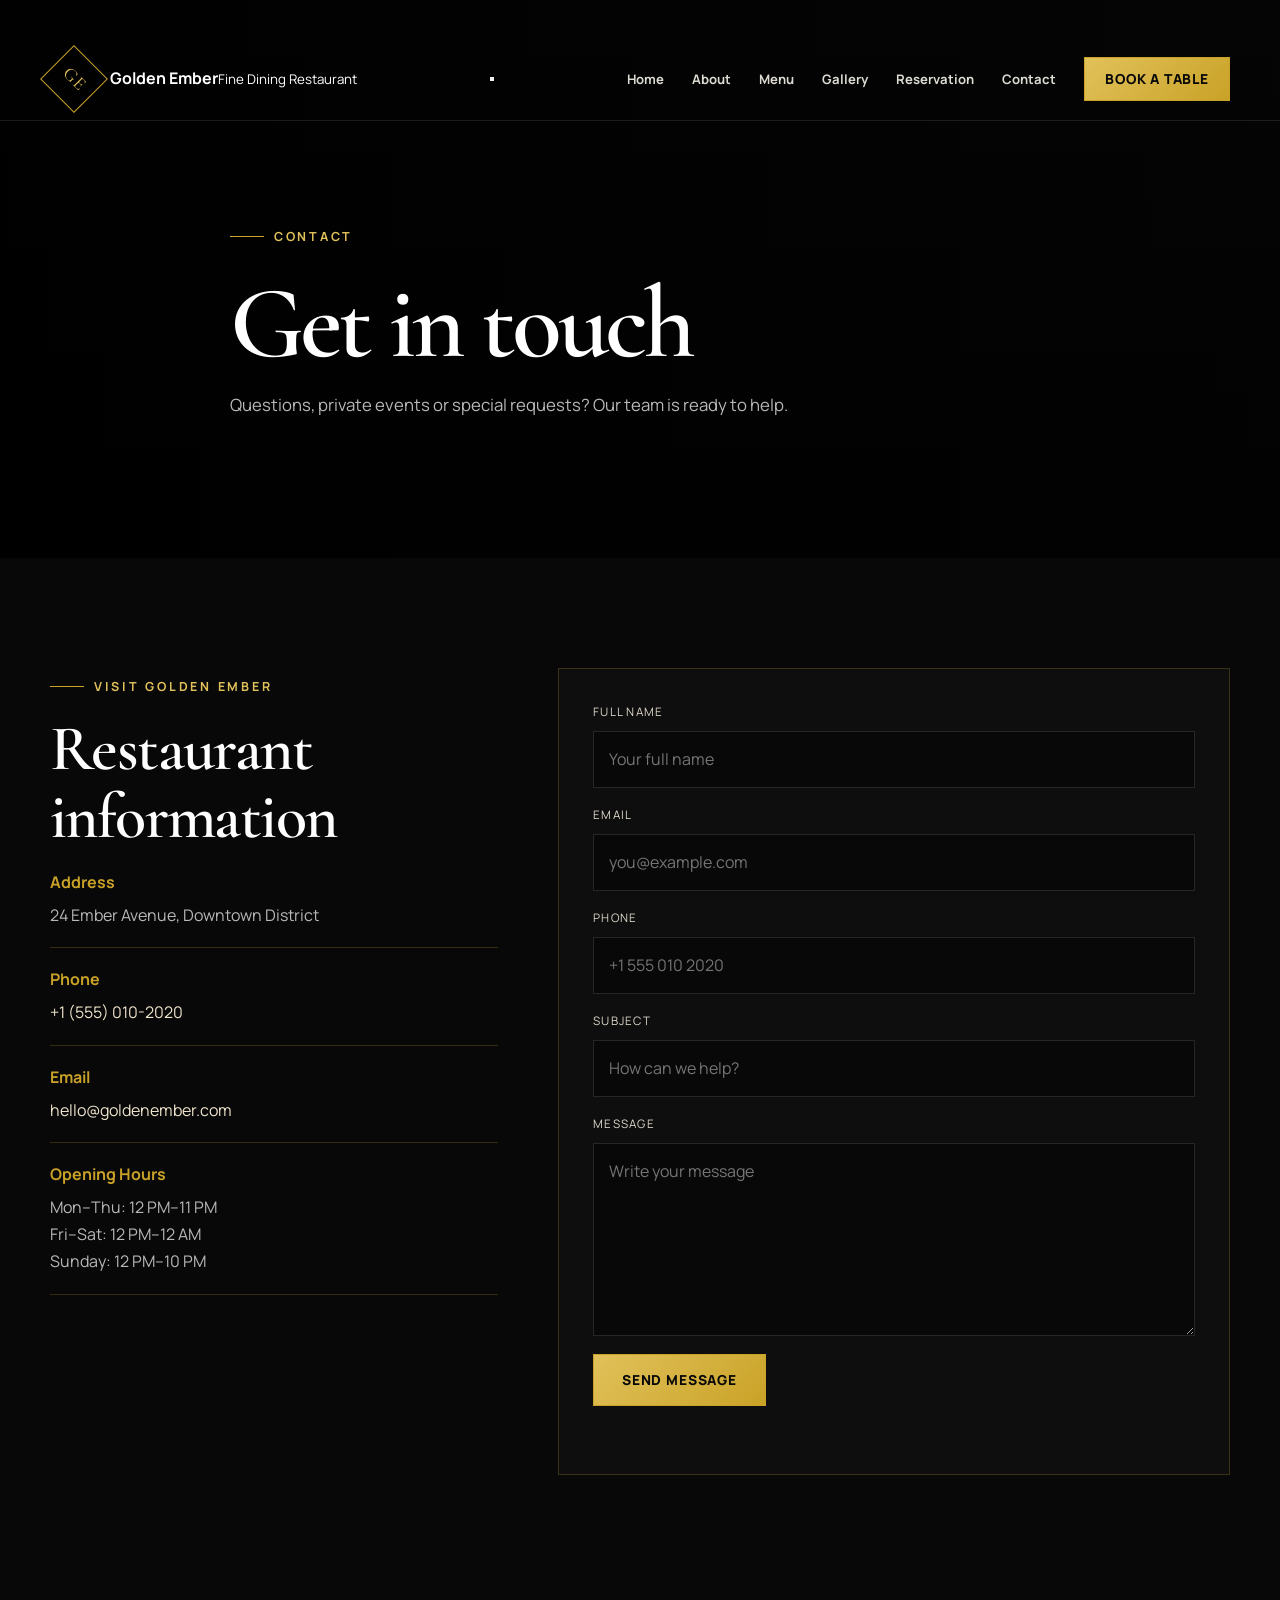
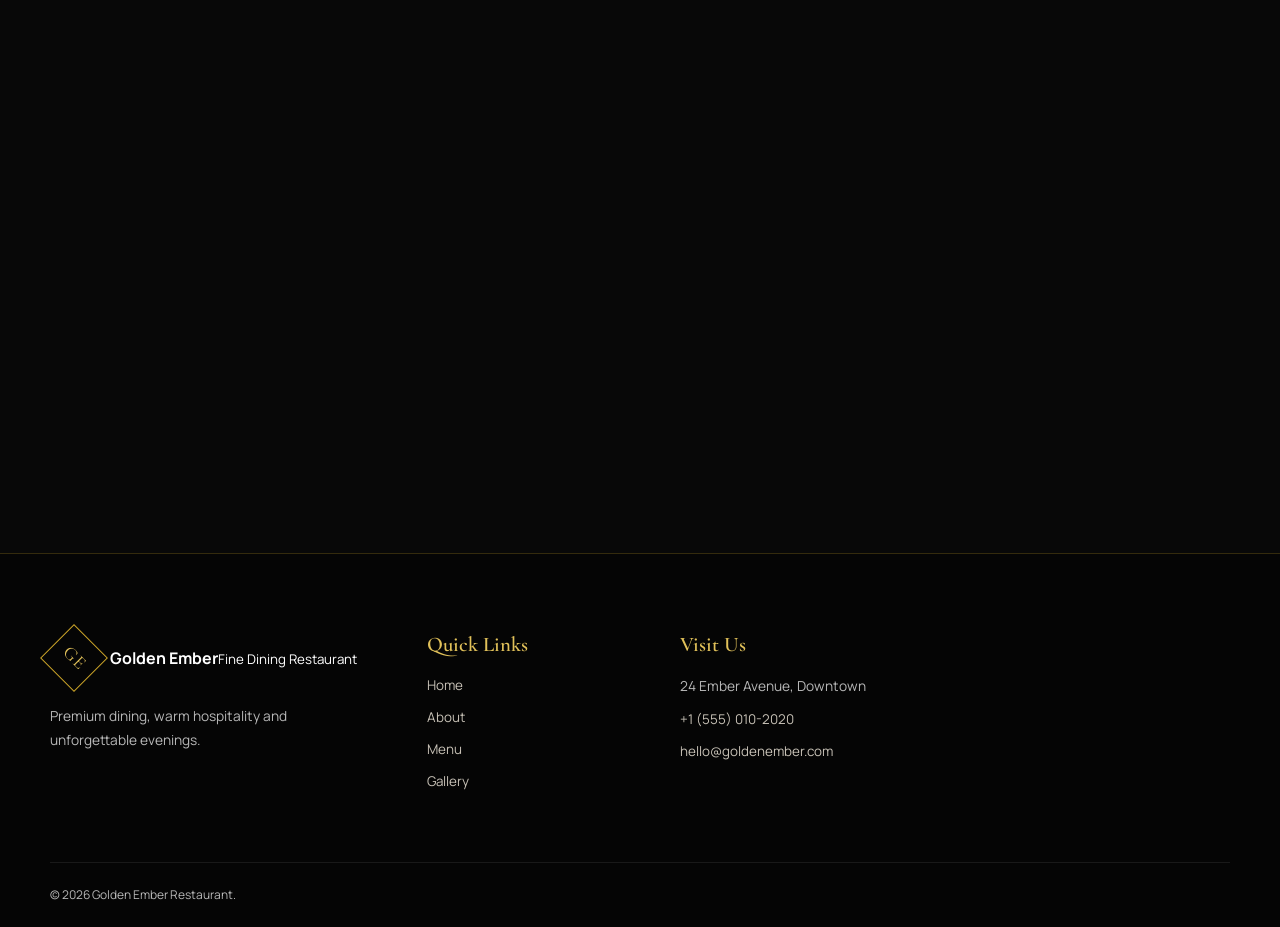
<file: contact.html>
<!DOCTYPE html>
<html lang="en">
<head>
<meta charset="UTF-8">
<meta name="viewport" content="width=device-width, initial-scale=1.0">
<title>Contact | Golden Ember</title>
<link rel="preconnect" href="https://fonts.googleapis.com">
<link rel="preconnect" href="https://fonts.gstatic.com" crossorigin>
<link href="https://fonts.googleapis.com/css2?family=Cormorant+Garamond:wght@500;600;700&family=Manrope:wght@400;500;600;700&display=swap" rel="stylesheet">
<link rel="stylesheet" href="style.css">
<link rel="stylesheet" href="responsive.css">
<link rel="stylesheet" href="animations.css">
</head>
<body>

<header class="site-header">
  <div class="container nav-wrap">
    <a class="brand" href="index.html">
      <span class="brand-mark">GE</span>
      <span><strong>Golden Ember</strong><small>Fine Dining Restaurant</small></span>
    </a>
    <button class="nav-toggle" aria-label="Open menu"><span></span><span></span><span></span></button>
    <nav class="main-nav">
      <a href="index.html">Home</a>
      <a href="about.html">About</a>
      <a href="menu.html">Menu</a>
      <a href="gallery.html">Gallery</a>
      <a href="reservation.html">Reservation</a>
      <a href="contact.html">Contact</a>
      <a class="btn btn-small" href="reservation.html">Book a Table</a>
    </nav>
  </div>
</header>

<main>
<section class="inner-hero contact-hero"><div class="container inner-hero-content"><span class="eyebrow">Contact</span><h1>Get in touch</h1><p>Questions, private events or special requests? Our team is ready to help.</p></div></section>
<section class="section"><div class="container contact-page-grid">
<div class="contact-details">
<span class="eyebrow">Visit Golden Ember</span><h2>Restaurant information</h2>
<div class="contact-info-card"><strong>Address</strong><p>24 Ember Avenue, Downtown District</p></div>
<div class="contact-info-card"><strong>Phone</strong><a href="tel:+15550102020">+1 (555) 010-2020</a></div>
<div class="contact-info-card"><strong>Email</strong><a href="mailto:hello@goldenember.com">hello@goldenember.com</a></div>
<div class="contact-info-card"><strong>Opening Hours</strong><p>Mon–Thu: 12 PM–11 PM<br>Fri–Sat: 12 PM–12 AM<br>Sunday: 12 PM–10 PM</p></div>
</div>
<form class="reservation-form" id="contactPageForm" novalidate>
<label><span>Full Name</span><input name="name" required placeholder="Your full name"></label>
<label><span>Email</span><input type="email" name="email" required placeholder="you@example.com"></label>
<label><span>Phone</span><input name="phone" required placeholder="+1 555 010 2020"></label>
<label><span>Subject</span><input name="subject" required placeholder="How can we help?"></label>
<label><span>Message</span><textarea name="message" rows="6" required placeholder="Write your message"></textarea></label>
<button class="btn" type="submit">Send Message</button><p id="contactPageMessage" class="form-message"></p>
</form></div></section>
<section class="section map-section"><div class="container"><iframe title="Golden Ember location" src="https://maps.google.com/maps?q=New%20York&t=&z=13&ie=UTF8&iwloc=&output=embed" width="100%" height="450" style="border:0"></iframe></div></section>
</main>

<footer class="site-footer">
  <div class="container footer-grid">
    <div>
      <a class="brand footer-brand" href="index.html">
        <span class="brand-mark">GE</span>
        <span><strong>Golden Ember</strong><small>Fine Dining Restaurant</small></span>
      </a>
      <p>Premium dining, warm hospitality and unforgettable evenings.</p>
    </div>
    <div><h3>Quick Links</h3><a href="index.html">Home</a><a href="about.html">About</a><a href="menu.html">Menu</a><a href="gallery.html">Gallery</a></div>
    <div><h3>Visit Us</h3><p>24 Ember Avenue, Downtown</p><a href="tel:+15550102020">+1 (555) 010-2020</a><a href="mailto:hello@goldenember.com">hello@goldenember.com</a></div>
  </div>
  <div class="container footer-bottom"><p>© 2026 Golden Ember Restaurant.</p></div>
</footer>
<button class="back-to-top" aria-label="Back to top">↑</button>
<script src="main.js"></script>


<script>
const cf=document.getElementById('contactPageForm'), cm=document.getElementById('contactPageMessage');
cf.onsubmit=e=>{e.preventDefault();const bad=[...cf.querySelectorAll('[required]')].find(x=>!x.value.trim());
if(bad){cm.className='form-message error';cm.textContent='Please complete all required fields.';bad.focus();return;}
if(!/^[^\s@]+@[^\s@]+\.[^\s@]+$/.test(cf.elements.email.value)){cm.className='form-message error';cm.textContent='Please enter a valid email address.';return;}
cm.className='form-message success';cm.textContent='Your message has been sent successfully.';cf.reset();};
</script>

</body>
</html>
</file>
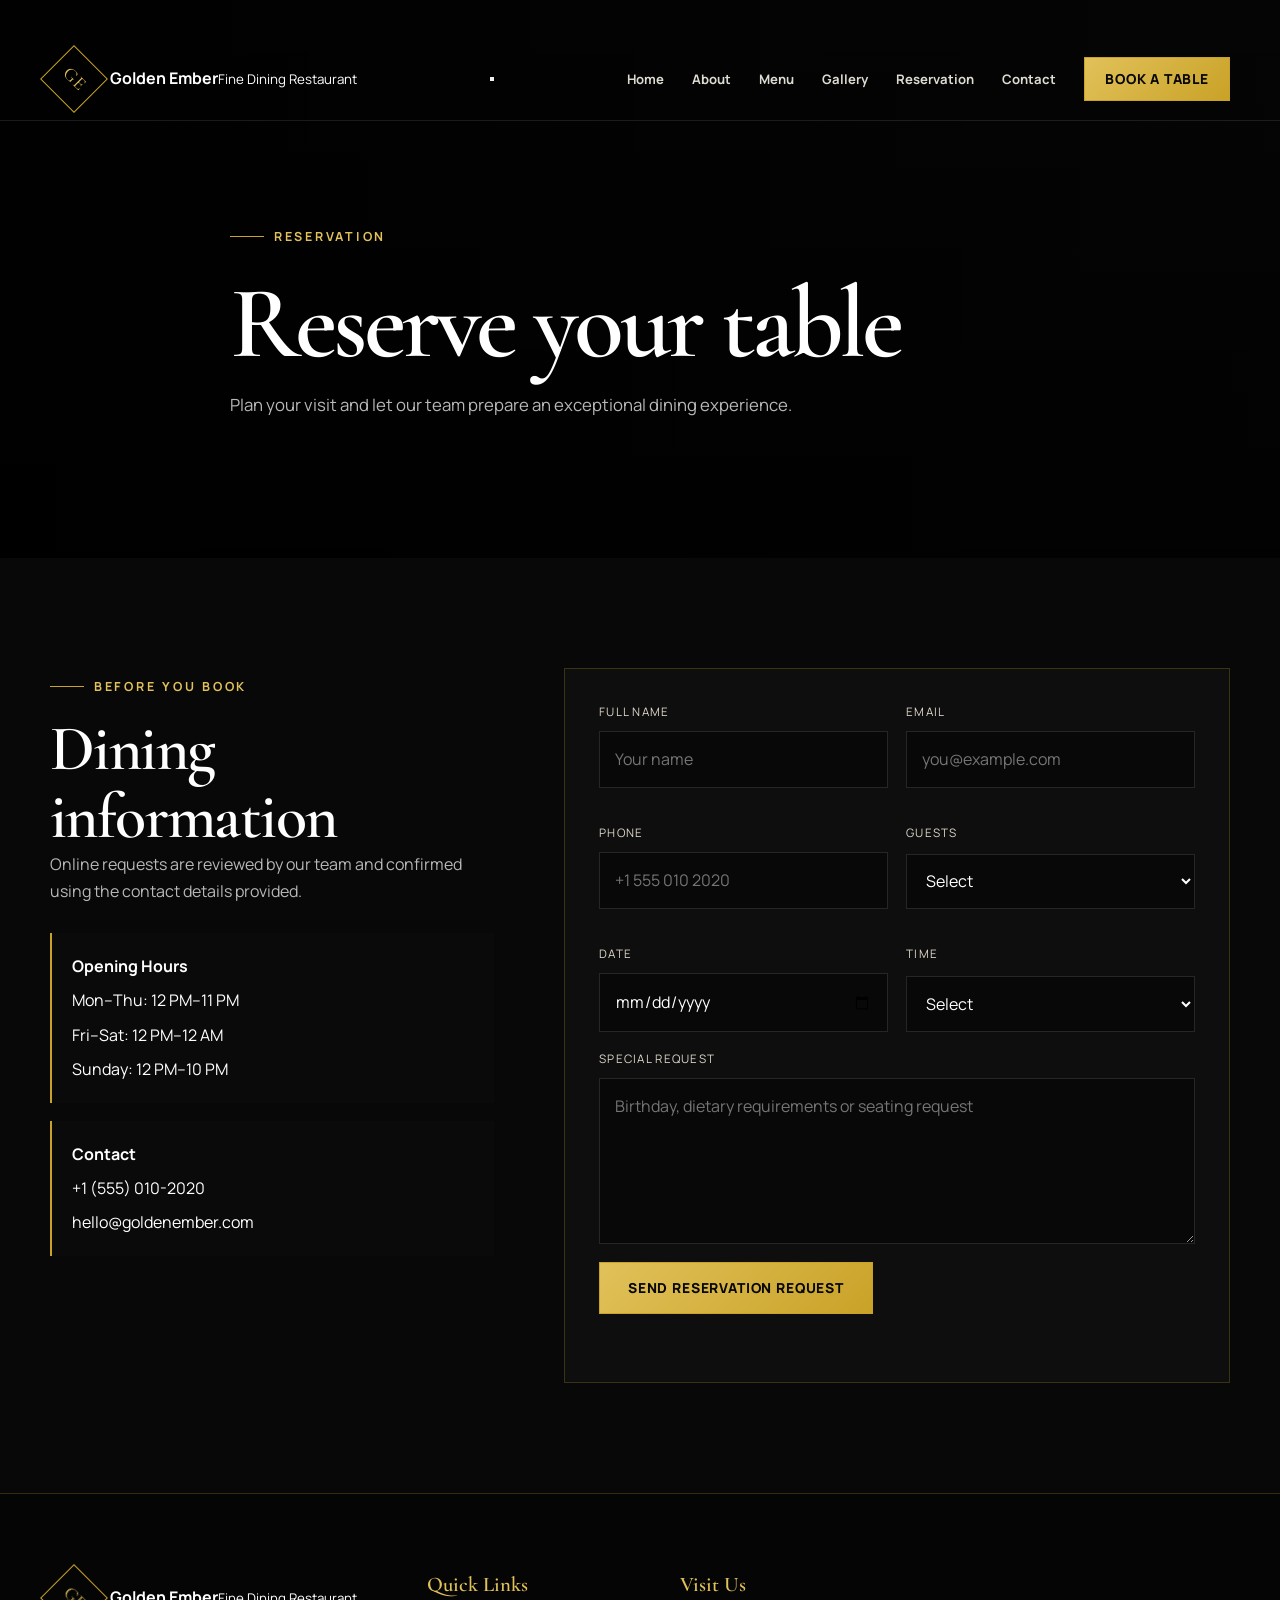
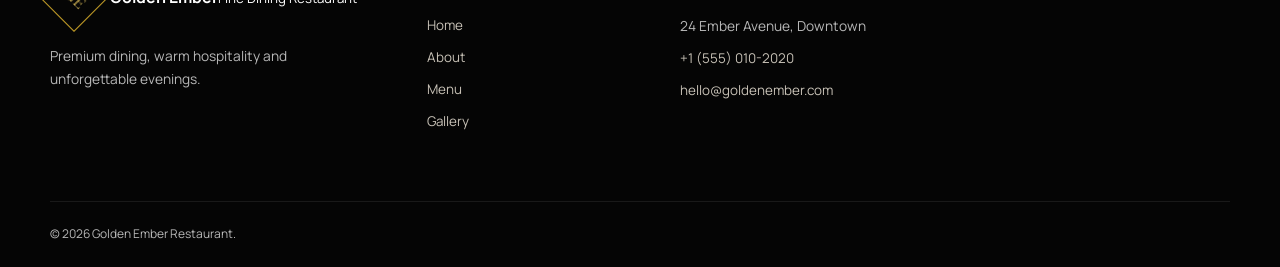
<file: reservation.html>
<!DOCTYPE html>
<html lang="en">
<head>
<meta charset="UTF-8">
<meta name="viewport" content="width=device-width, initial-scale=1.0">
<title>Reservation | Golden Ember</title>
<link rel="preconnect" href="https://fonts.googleapis.com">
<link rel="preconnect" href="https://fonts.gstatic.com" crossorigin>
<link href="https://fonts.googleapis.com/css2?family=Cormorant+Garamond:wght@500;600;700&family=Manrope:wght@400;500;600;700&display=swap" rel="stylesheet">
<link rel="stylesheet" href="style.css">
<link rel="stylesheet" href="responsive.css">
<link rel="stylesheet" href="animations.css">
</head>
<body>

<header class="site-header">
  <div class="container nav-wrap">
    <a class="brand" href="index.html">
      <span class="brand-mark">GE</span>
      <span><strong>Golden Ember</strong><small>Fine Dining Restaurant</small></span>
    </a>
    <button class="nav-toggle" aria-label="Open menu"><span></span><span></span><span></span></button>
    <nav class="main-nav">
      <a href="index.html">Home</a>
      <a href="about.html">About</a>
      <a href="menu.html">Menu</a>
      <a href="gallery.html">Gallery</a>
      <a href="reservation.html">Reservation</a>
      <a href="contact.html">Contact</a>
      <a class="btn btn-small" href="reservation.html">Book a Table</a>
    </nav>
  </div>
</header>

<main>
<section class="inner-hero reservation-hero"><div class="container inner-hero-content"><span class="eyebrow">Reservation</span><h1>Reserve your table</h1><p>Plan your visit and let our team prepare an exceptional dining experience.</p></div></section>
<section class="section"><div class="container booking-grid">
<div class="booking-copy"><span class="eyebrow">Before You Book</span><h2>Dining information</h2><p>Online requests are reviewed by our team and confirmed using the contact details provided.</p>
<div class="info-stack"><div><strong>Opening Hours</strong><span>Mon–Thu: 12 PM–11 PM</span><span>Fri–Sat: 12 PM–12 AM</span><span>Sunday: 12 PM–10 PM</span></div>
<div><strong>Contact</strong><a href="tel:+15550102020">+1 (555) 010-2020</a><a href="mailto:hello@goldenember.com">hello@goldenember.com</a></div></div></div>
<form class="reservation-form" id="reservationPageForm" novalidate>
<div class="form-grid">
<label><span>Full Name</span><input name="name" required placeholder="Your name"></label>
<label><span>Email</span><input type="email" name="email" required placeholder="you@example.com"></label>
<label><span>Phone</span><input name="phone" required placeholder="+1 555 010 2020"></label>
<label><span>Guests</span><select name="guests" required><option value="">Select</option><option>1 Guest</option><option>2 Guests</option><option>3 Guests</option><option>4 Guests</option><option>5 Guests</option><option>6+ Guests</option></select></label>
<label><span>Date</span><input type="date" name="date" required></label>
<label><span>Time</span><select name="time" required><option value="">Select</option><option>12:00 PM</option><option>1:30 PM</option><option>3:00 PM</option><option>6:00 PM</option><option>7:30 PM</option><option>9:00 PM</option></select></label>
</div>
<label><span>Special Request</span><textarea name="message" rows="5" placeholder="Birthday, dietary requirements or seating request"></textarea></label>
<button class="btn" type="submit">Send Reservation Request</button><p id="reservationPageMessage" class="form-message"></p>
</form></div></section>
</main>

<footer class="site-footer">
  <div class="container footer-grid">
    <div>
      <a class="brand footer-brand" href="index.html">
        <span class="brand-mark">GE</span>
        <span><strong>Golden Ember</strong><small>Fine Dining Restaurant</small></span>
      </a>
      <p>Premium dining, warm hospitality and unforgettable evenings.</p>
    </div>
    <div><h3>Quick Links</h3><a href="index.html">Home</a><a href="about.html">About</a><a href="menu.html">Menu</a><a href="gallery.html">Gallery</a></div>
    <div><h3>Visit Us</h3><p>24 Ember Avenue, Downtown</p><a href="tel:+15550102020">+1 (555) 010-2020</a><a href="mailto:hello@goldenember.com">hello@goldenember.com</a></div>
  </div>
  <div class="container footer-bottom"><p>© 2026 Golden Ember Restaurant.</p></div>
</footer>
<button class="back-to-top" aria-label="Back to top">↑</button>
<script src="main.js"></script>


<script>
const rf=document.getElementById('reservationPageForm'), rm=document.getElementById('reservationPageMessage');
const date=rf.elements.date;
const now=new Date();date.min=new Date(now.getTime()-now.getTimezoneOffset()*60000).toISOString().split('T')[0];
rf.onsubmit=e=>{e.preventDefault();const req=[...rf.querySelectorAll('[required]')];const bad=req.find(x=>!x.value.trim());
if(bad){rm.className='form-message error';rm.textContent='Please complete all required fields.';bad.focus();return;}
if(!/^[^\s@]+@[^\s@]+\.[^\s@]+$/.test(rf.elements.email.value)){rm.className='form-message error';rm.textContent='Please enter a valid email address.';return;}
rm.className='form-message success';rm.textContent='Reservation request submitted successfully. Our team will contact you shortly.';rf.reset();};
</script>

</body>
</html>
</file>
<file: style.css>
/* Golden Ember - Step 1 */
:root{
  --black:#080808;
  --dark:#111111;
  --dark-2:#171717;
  --gold:#c9a227;
  --light-gold:#e1c15a;
  --white:#ffffff;
  --off-white:#f3efe7;
  --muted:#b8b8b8;
  --border:rgba(201,162,39,.24);
  --shadow:0 22px 60px rgba(0,0,0,.28);
  --serif:"Cormorant Garamond",serif;
  --sans:"Manrope",sans-serif;
}
*{box-sizing:border-box;margin:0;padding:0}
html{scroll-behavior:smooth}
body{font-family:var(--sans);background:var(--black);color:var(--white);line-height:1.7;overflow-x:hidden}
img{display:block;width:100%}
a{text-decoration:none;color:inherit}
button,input,textarea,select{font:inherit}
button{cursor:pointer}
.container{width:min(1180px,calc(100% - 40px));margin:auto}
.section{padding:110px 0}
.eyebrow{display:inline-flex;align-items:center;gap:10px;color:var(--light-gold);font-size:.78rem;letter-spacing:.22em;text-transform:uppercase;font-weight:700;margin-bottom:18px}
.eyebrow:before{content:"";width:34px;height:1px;background:var(--gold)}
h1,h2,h3{font-family:var(--serif);font-weight:600;line-height:1.06}
h1{font-size:clamp(3.7rem,7vw,7rem);letter-spacing:-.04em}
h2{font-size:clamp(2.7rem,5vw,4.7rem);letter-spacing:-.025em}
h3{font-size:1.55rem}
p{color:var(--muted)}
.btn{display:inline-flex;justify-content:center;align-items:center;min-height:52px;padding:0 28px;background:linear-gradient(135deg,var(--light-gold),var(--gold));color:var(--black);font-weight:800;font-size:.86rem;letter-spacing:.06em;text-transform:uppercase;border:1px solid var(--gold);transition:.3s ease}
.btn:hover{transform:translateY(-3px);box-shadow:0 14px 34px rgba(201,162,39,.22)}
.btn-outline{background:transparent;color:var(--white);border-color:rgba(255,255,255,.45)}
.btn-outline:hover{background:var(--white);color:var(--black);border-color:var(--white)}
.btn-small{min-height:44px;padding:0 20px}
.text-link{display:inline-flex;gap:10px;color:var(--light-gold);font-weight:700;margin-top:24px}
.text-link span{transition:.3s}.text-link:hover span{transform:translateX(6px)}
.topbar{background:#050505;border-bottom:1px solid rgba(255,255,255,.08);position:relative;z-index:50}
.topbar-inner{min-height:38px;display:flex;align-items:center;justify-content:space-between;gap:18px;font-size:.72rem;letter-spacing:.05em}
.topbar p,.topbar a{color:#d7d1c5}
.topbar a:hover{color:var(--light-gold)}
.site-header{position:fixed;left:0;right:0;top:38px;z-index:40;border-bottom:1px solid rgba(255,255,255,.1);transition:.35s}
.site-header.scrolled{top:0;background:rgba(8,8,8,.96);backdrop-filter:blur(16px);box-shadow:0 14px 40px rgba(0,0,0,.22)}
.nav-wrap{height:82px;display:flex;align-items:center;justify-content:space-between}
.brand{display:inline-flex;align-items:center;gap:12px}
.brand-mark{width:48px;height:48px;border:1px solid var(--gold);display:grid;place-items:center;color:var(--light-gold);font-family:var(--serif);font-size:1.15rem;transform:rotate(45deg)}
.brand-mark::first-letter{transform:rotate(-45deg)}
.brand-text{display:grid;line-height:1.05}
.brand-text strong{font-family:var(--serif);font-size:1.55rem;color:var(--white)}
.brand-text small{text-transform:uppercase;letter-spacing:.24em;color:var(--gold);font-size:.55rem;margin-top:5px}
.main-nav{display:flex;align-items:center;gap:28px}
.main-nav>a:not(.btn){font-size:.82rem;font-weight:700;color:#dedbd3;position:relative;padding:28px 0}
.main-nav>a:not(.btn)::after{content:"";position:absolute;bottom:20px;left:0;width:0;height:1px;background:var(--gold);transition:.3s}
.main-nav>a:hover,.main-nav>a.active{color:var(--light-gold)}
.main-nav>a:hover::after,.main-nav>a.active::after{width:100%}
.menu-toggle{display:none;background:none;border:0;width:42px;height:42px;padding:9px}
.menu-toggle span{display:block;height:2px;background:var(--white);margin:6px 0;transition:.3s}
.hero{min-height:100vh;position:relative;display:flex;align-items:center;overflow:hidden}
.hero-bg{position:absolute;inset:0;background:url("https://images.unsplash.com/photo-1414235077428-338989a2e8c0?auto=format&fit=crop&w=2000&q=90") center/cover no-repeat;animation:heroZoom 18s ease-in-out infinite alternate}
.hero-overlay{position:absolute;inset:0;background:linear-gradient(90deg,rgba(0,0,0,.9) 0%,rgba(0,0,0,.58) 52%,rgba(0,0,0,.38) 100%),linear-gradient(0deg,rgba(8,8,8,.75),transparent 45%)}
.hero-content{position:relative;z-index:2;padding-top:120px;max-width:920px;margin-left:max(20px,calc((100vw - 1180px)/2))}
.hero-content p{font-size:1.08rem;max-width:660px;margin:28px 0 34px;color:#dedbd3}
.hero-actions{display:flex;gap:14px;flex-wrap:wrap}
.scroll-cue{position:absolute;z-index:3;right:5%;bottom:38px;display:flex;align-items:center;gap:12px;color:#e8e3d7;font-size:.7rem;text-transform:uppercase;letter-spacing:.18em;transform:rotate(90deg);transform-origin:right center}
.scroll-cue span{display:block;width:44px;height:1px;background:var(--gold)}
.split-grid{display:grid;grid-template-columns:1.02fr .98fr;align-items:center;gap:80px}
.split-grid.reverse{grid-template-columns:.92fr 1.08fr}
.image-frame{position:relative}
.image-frame:before{content:"";position:absolute;inset:18px -18px -18px 18px;border:1px solid var(--border);z-index:-1}
.image-frame img{height:610px;object-fit:cover}
.image-badge{position:absolute;right:-24px;bottom:42px;background:var(--gold);color:var(--black);width:150px;height:150px;display:grid;place-content:center;text-align:center;box-shadow:var(--shadow)}
.image-badge strong{font-family:var(--serif);font-size:3rem;line-height:1}
.image-badge span{font-size:.65rem;text-transform:uppercase;letter-spacing:.14em;font-weight:800}
.content-block>p{font-size:1.02rem;margin-top:22px}
.mini-points{display:grid;gap:20px;margin-top:34px}
.mini-points article{padding-left:20px;border-left:1px solid var(--gold);display:grid}
.mini-points strong{color:var(--off-white)}
.mini-points span{color:var(--muted);font-size:.9rem}
.stats-section{border-top:1px solid var(--border);border-bottom:1px solid var(--border);background:var(--dark)}
.stats-grid{display:grid;grid-template-columns:repeat(4,1fr)}
.stats-grid article{padding:45px 25px;text-align:center;border-right:1px solid var(--border)}
.stats-grid article:last-child{border-right:0}
.stats-grid strong{display:block;font-family:var(--serif);font-size:3.5rem;color:var(--light-gold);line-height:1}
.stats-grid span{display:block;color:#d8d2c6;font-size:.75rem;text-transform:uppercase;letter-spacing:.12em;margin-top:12px}
.section-heading{max-width:720px;margin-bottom:46px}
.section-heading>p{margin-top:16px}
.heading-row{max-width:none;display:flex;align-items:end;justify-content:space-between}
.category-grid{display:grid;grid-template-columns:repeat(3,1fr);gap:20px}
.category-card{position:relative;height:330px;overflow:hidden;border:1px solid transparent}
.category-card:after{content:"";position:absolute;inset:0;background:linear-gradient(0deg,rgba(0,0,0,.86),transparent 65%)}
.category-card img{height:100%;object-fit:cover;transition:.6s}
.category-card div{position:absolute;left:24px;right:24px;bottom:22px;z-index:2}
.category-card h3{font-size:2rem}
.category-card span{color:var(--light-gold);font-size:.72rem;text-transform:uppercase;letter-spacing:.14em}
.category-card:hover{border-color:var(--gold)}
.category-card:hover img{transform:scale(1.08)}
.dishes{background:var(--dark)}
.dish-grid{display:grid;grid-template-columns:repeat(4,1fr);gap:20px}
.dish-card{background:#0c0c0c;border:1px solid rgba(255,255,255,.08);transition:.35s}
.dish-card:hover{transform:translateY(-8px);border-color:var(--gold);box-shadow:var(--shadow)}
.dish-image{height:240px;overflow:hidden;position:relative}
.dish-image img{height:100%;object-fit:cover;transition:.5s}
.dish-card:hover .dish-image img{transform:scale(1.07)}
.dish-image span{position:absolute;top:14px;left:14px;background:var(--gold);color:var(--black);padding:6px 10px;font-size:.62rem;font-weight:800;text-transform:uppercase}
.dish-body{padding:22px}
.dish-category{color:var(--gold);font-size:.67rem;text-transform:uppercase;letter-spacing:.14em}
.dish-title{display:flex;justify-content:space-between;gap:12px;margin:6px 0 12px}
.dish-title h3{font-size:1.45rem}
.dish-title strong{color:var(--light-gold)}
.dish-body>p:not(.dish-category){font-size:.85rem;min-height:72px}
.dish-body>a{display:inline-block;color:var(--light-gold);font-size:.78rem;font-weight:700;margin-top:16px}
.signature-section{display:grid;grid-template-columns:1.12fr .88fr;min-height:720px}
.signature-image img{height:100%;object-fit:cover}
.signature-content{background:#0b0b0b;padding:90px clamp(45px,7vw,110px);display:flex;flex-direction:column;justify-content:center}
.signature-content p{margin:22px 0}
.signature-content ul{list-style:none;display:grid;grid-template-columns:1fr 1fr;gap:13px;color:#dcd6ca}
.signature-content li:before{content:"—";color:var(--gold);margin-right:8px}
.signature-action{display:flex;align-items:center;gap:26px;margin-top:34px}
.signature-action>strong{font-family:var(--serif);font-size:3rem;color:var(--light-gold)}
.menu-preview{background:linear-gradient(180deg,#080808,#101010)}
.menu-tabs{display:flex;gap:8px;flex-wrap:wrap;margin-bottom:34px}
.tab-btn{background:transparent;color:#ddd6ca;border:1px solid rgba(255,255,255,.12);padding:12px 20px}
.tab-btn.active,.tab-btn:hover{background:var(--gold);border-color:var(--gold);color:var(--black)}
.tab-panel{display:none;grid-template-columns:1fr 1fr;gap:0 50px}
.tab-panel.active{display:grid}
.tab-panel article{display:flex;align-items:start;justify-content:space-between;gap:20px;padding:22px 0;border-bottom:1px dashed rgba(255,255,255,.16)}
.tab-panel h3{font-size:1.35rem}
.tab-panel p{font-size:.82rem;margin-top:5px}
.tab-panel strong{color:var(--light-gold);font-size:1.05rem}
.feature-grid{display:grid;grid-template-columns:repeat(3,1fr);gap:22px}
.feature-card{background:var(--dark);border:1px solid rgba(255,255,255,.08);overflow:hidden;transition:.35s}
.feature-card img{height:270px;object-fit:cover;transition:.5s}
.feature-card div{padding:26px}
.feature-card h3{font-size:1.7rem;margin-bottom:8px}
.feature-card p{font-size:.87rem}
.feature-card:hover{border-color:var(--gold);transform:translateY(-7px)}
.feature-card:hover img{transform:scale(1.06)}
.chef-section{background:#0d0d0d}
.chef-details{display:grid;gap:0;margin-top:30px;border-top:1px solid var(--border)}
.chef-details div{display:grid;grid-template-columns:130px 1fr;padding:14px 0;border-bottom:1px solid var(--border)}
.chef-details dt{color:var(--gold);font-size:.75rem;text-transform:uppercase;letter-spacing:.1em}
.chef-details dd{color:#e4dfd4}
.reservation-cta{position:relative;padding:125px 0;text-align:center;background:url("https://images.unsplash.com/photo-1515003197210-e0cd71810b5f?auto=format&fit=crop&w=2000&q=90") center/cover fixed}
.reservation-overlay{position:absolute;inset:0;background:rgba(0,0,0,.76)}
.reservation-cta .container{position:relative;z-index:2}
.reservation-cta h2{max-width:850px;margin:auto}
.reservation-cta p{margin:18px auto 30px;color:#ddd7cc}
.reservation-cta .hero-actions{justify-content:center}
.site-footer{background:#050505;padding-top:80px;border-top:1px solid var(--border)}
.footer-grid{display:grid;grid-template-columns:1.3fr .8fr 1fr 1fr;gap:55px;padding-bottom:60px}
.footer-brand{margin-bottom:22px}
.footer-grid>div>p{font-size:.86rem;margin-bottom:10px}
.footer-grid h3{font-size:1.3rem;margin-bottom:18px;color:var(--light-gold)}
.footer-grid>div>a:not(.brand){display:block;color:#c7c1b6;font-size:.84rem;margin:9px 0}
.footer-grid a:hover{color:var(--light-gold)}
.footer-bottom{border-top:1px solid rgba(255,255,255,.08);padding:22px 0;display:flex;justify-content:space-between;gap:20px;font-size:.75rem}
.footer-bottom div{display:flex;gap:18px}
.back-to-top{position:fixed;right:24px;bottom:24px;width:48px;height:48px;border:1px solid var(--gold);background:var(--black);color:var(--light-gold);z-index:30;opacity:0;pointer-events:none;transform:translateY(12px);transition:.3s}
.back-to-top.show{opacity:1;pointer-events:auto;transform:none}
.back-to-top:hover{background:var(--gold);color:var(--black)}
.simple-page{min-height:100vh;background:radial-gradient(circle at 15% 15%,rgba(201,162,39,.12),transparent 35%),var(--black);padding:180px 0 100px}
.simple-page .box{max-width:900px;margin:auto;padding:60px;border:1px solid var(--border);background:rgba(17,17,17,.88)}
.simple-page h1{font-size:clamp(3rem,8vw,6rem)}
.simple-page p{margin:22px 0 34px;max-width:700px}
.simple-links{display:flex;gap:12px;flex-wrap:wrap}
@keyframes heroZoom{from{transform:scale(1)}to{transform:scale(1.08)}}

/* Step 2 Home Page */
.ambience-section{background:#0c0c0c}
.ambience-grid{display:grid;grid-template-columns:1.35fr .65fr;grid-template-rows:1fr 1fr;gap:20px}
.ambience-grid figure{position:relative;overflow:hidden;min-height:280px}
.ambience-grid .ambience-large{grid-row:1/3;min-height:580px}
.ambience-grid img{height:100%;object-fit:cover;transition:.6s}
.ambience-grid figure:after{content:"";position:absolute;inset:0;background:linear-gradient(0deg,rgba(0,0,0,.82),transparent 65%)}
.ambience-grid figcaption{position:absolute;left:24px;bottom:22px;z-index:2}
.ambience-grid figcaption p{font-size:.82rem}
.ambience-grid figure:hover img{transform:scale(1.06)}
.masonry-gallery{display:grid;grid-template-columns:repeat(4,1fr);grid-auto-rows:210px;gap:15px}
.gallery-item{border:0;background:none;overflow:hidden;position:relative}
.gallery-item.tall{grid-row:span 2}
.gallery-item.wide{grid-column:span 2}
.gallery-item img{height:100%;object-fit:cover;transition:.5s}
.gallery-item:after{content:"View";position:absolute;inset:0;display:grid;place-items:center;background:rgba(0,0,0,.56);color:var(--light-gold);text-transform:uppercase;letter-spacing:.18em;font-size:.74rem;opacity:0;transition:.35s}
.gallery-item:hover img{transform:scale(1.06)}
.gallery-item:hover:after{opacity:1}
.lightbox{position:fixed;inset:0;background:rgba(0,0,0,.94);z-index:100;display:none;align-items:center;justify-content:center;padding:40px}
.lightbox.open{display:flex}
.lightbox img{max-width:min(1100px,86vw);max-height:82vh;object-fit:contain}
.lightbox button{position:absolute;border:1px solid var(--gold);background:#090909;color:var(--light-gold);width:48px;height:48px;font-size:2rem}
.lightbox-close{top:24px;right:24px}
.lightbox-prev{left:24px}
.lightbox-next{right:24px}
.offers-section{background:var(--dark)}
.offers-grid{display:grid;grid-template-columns:repeat(3,1fr);gap:22px}
.offer-card{position:relative;min-height:520px;overflow:hidden;border:1px solid rgba(255,255,255,.08)}
.offer-card>img{position:absolute;inset:0;height:100%;object-fit:cover;transition:.6s}
.offer-card:after{content:"";position:absolute;inset:0;background:linear-gradient(0deg,rgba(0,0,0,.94),rgba(0,0,0,.15) 70%)}
.offer-content{position:absolute;z-index:2;left:26px;right:26px;bottom:28px}
.offer-content>span{color:var(--light-gold);font-size:.7rem;text-transform:uppercase;letter-spacing:.14em}
.offer-content h3{font-size:2rem;margin:8px 0}
.offer-content p{font-size:.84rem}
.offer-content strong{display:block;color:var(--light-gold);font-family:var(--serif);font-size:1.4rem;margin:14px 0 18px}
.offer-card:hover img{transform:scale(1.07)}
.testimonials-section{background:#090909}
.testimonial-grid{display:grid;grid-template-columns:repeat(3,1fr);gap:22px}
.testimonial-card{padding:34px;border:1px solid var(--border);background:#101010;transition:.35s}
.testimonial-card:hover{transform:translateY(-6px);border-color:var(--gold)}
.stars{color:var(--light-gold);letter-spacing:.15em;margin-bottom:18px}
.testimonial-card>p{font-family:var(--serif);font-size:1.35rem;line-height:1.45;color:#eee8dc}
.testimonial-card>div:last-child{display:grid;margin-top:24px}
.testimonial-card strong{color:var(--light-gold)}
.testimonial-card span{color:var(--muted);font-size:.76rem}
.booking-section{background:linear-gradient(120deg,#0a0a0a,#15120a)}
.booking-grid{display:grid;grid-template-columns:.8fr 1.2fr;gap:70px;align-items:start}
.booking-copy{position:sticky;top:120px}
.booking-note{margin-top:28px;padding:20px;border-left:2px solid var(--gold);display:grid}
.booking-note a{color:var(--light-gold)}
.reservation-form{background:#0e0e0e;border:1px solid var(--border);padding:34px}
.form-grid{display:grid;grid-template-columns:1fr 1fr;gap:18px}
.reservation-form label{display:grid;gap:8px;margin-bottom:18px}
.reservation-form label>span{font-size:.73rem;text-transform:uppercase;letter-spacing:.11em;color:#ddd6c9}
.reservation-form input,.reservation-form select,.reservation-form textarea,.newsletter-section input{width:100%;background:#080808;border:1px solid rgba(255,255,255,.12);color:var(--white);padding:14px 15px;outline:none}
.reservation-form input:focus,.reservation-form select:focus,.reservation-form textarea:focus,.newsletter-section input:focus{border-color:var(--gold)}
.form-message{font-size:.8rem;margin-top:12px;min-height:22px}
.form-message.success{color:#8ed19a}
.form-message.error{color:#ff9d9d}
.hours-section{background:#0a0a0a}
.hours-grid{display:grid;grid-template-columns:1.15fr .85fr;align-items:stretch}
.hours-image img{height:100%;min-height:600px;object-fit:cover}
.hours-card{background:var(--gold);color:var(--black);padding:70px 55px}
.hours-card .eyebrow,.hours-card .text-link{color:#1d1708}
.hours-card .eyebrow:before{background:#1d1708}
.hours-card h2{margin-bottom:28px}
.hours-card dl div{display:flex;justify-content:space-between;gap:20px;padding:17px 0;border-bottom:1px solid rgba(0,0,0,.24)}
.hours-card dt{font-weight:700}
.hours-card dd{font-weight:600}
.hours-card p{color:#2c250f;margin-top:24px}
.blog-section{background:var(--dark)}
.blog-grid{display:grid;grid-template-columns:repeat(3,1fr);gap:22px}
.blog-card{background:#0b0b0b;border:1px solid rgba(255,255,255,.08);overflow:hidden}
.blog-card img{height:240px;object-fit:cover;transition:.5s}
.blog-card>div{padding:24px}
.blog-card span{color:var(--gold);font-size:.68rem;text-transform:uppercase;letter-spacing:.12em}
.blog-card h3{font-size:1.65rem;margin:9px 0}
.blog-card p{font-size:.84rem}
.blog-card a{display:inline-block;color:var(--light-gold);font-size:.78rem;margin-top:16px}
.blog-card:hover img{transform:scale(1.06)}
.faq-layout{display:grid;grid-template-columns:.75fr 1.25fr;gap:70px}
.faq-item{border-bottom:1px solid var(--border)}
.faq-item button{width:100%;display:flex;justify-content:space-between;align-items:center;text-align:left;padding:20px 0;background:none;border:0;color:var(--white);font-weight:700}
.faq-item button b{color:var(--gold);font-size:1.4rem;transition:.3s}
.faq-item>div{max-height:0;overflow:hidden;transition:max-height .35s ease}
.faq-item>div p{padding:0 35px 20px 0;font-size:.88rem}
.faq-item.open>div{max-height:180px}
.faq-item.open button b{transform:rotate(45deg)}
.contact-preview{background:#0d0d0d}
.contact-grid{display:grid;grid-template-columns:.82fr 1.18fr;min-height:520px}
.contact-card{background:#080808;padding:60px;border:1px solid var(--border)}
.contact-card>p{margin:18px 0}
.contact-card>a:not(.btn){display:block;color:#ddd6ca;margin:8px 0}
.contact-card .btn{margin-top:26px}
.map-placeholder{background:radial-gradient(circle at center,rgba(201,162,39,.25),transparent 40%),linear-gradient(45deg,#181818,#0b0b0b);display:grid;place-items:center;border:1px solid var(--border);text-align:center}
.map-placeholder div{display:grid;gap:10px}
.map-placeholder span{color:var(--gold);text-transform:uppercase;letter-spacing:.18em;font-size:.72rem}
.map-placeholder strong{font-family:var(--serif);font-size:2.2rem}
.map-placeholder a{color:var(--light-gold)}
.newsletter-section{padding:75px 0;background:var(--gold);color:var(--black)}
.newsletter-wrap{display:grid;grid-template-columns:1fr 1fr;align-items:end;gap:50px}
.newsletter-section .eyebrow{color:#1f1807}
.newsletter-section .eyebrow:before{background:#1f1807}
.newsletter-section h2{font-size:clamp(2.2rem,4vw,3.7rem)}
.newsletter-section form{display:grid;grid-template-columns:1fr auto}
.newsletter-section input{background:#f1dd9b;color:#111;border-color:rgba(0,0,0,.28)}
.newsletter-section .btn{background:var(--black);color:var(--white);border-color:var(--black)}
.newsletter-section .form-message{grid-column:1/-1;color:#1b1608}

/* Fixed inner pages */
.inner-hero{min-height:62vh;display:flex;align-items:end;padding:170px 0 90px;background-size:cover;background-position:center;position:relative}
.inner-hero:before{content:"";position:absolute;inset:0;background:linear-gradient(90deg,rgba(0,0,0,.92),rgba(0,0,0,.36)),linear-gradient(0deg,rgba(0,0,0,.7),transparent)}
.inner-hero-content{position:relative;z-index:2;max-width:820px}
.inner-hero h1{font-size:clamp(3.6rem,8vw,7rem);line-height:.9;margin:12px 0 22px}
.inner-hero p{max-width:680px;font-size:1.05rem}
.about-hero{background-image:url('https://images.unsplash.com/photo-1514933651103-005eec06c04b?auto=format&fit=crop&w=1800&q=85')}
.menu-hero{background-image:url('https://images.unsplash.com/photo-1414235077428-338989a2e8c0?auto=format&fit=crop&w=1800&q=85')}
.gallery-hero{background-image:url('https://images.unsplash.com/photo-1552566626-52f8b828add9?auto=format&fit=crop&w=1800&q=85')}
.reservation-hero{background-image:url('https://images.unsplash.com/photo-1550966871-3ed3cdb5ed0c?auto=format&fit=crop&w=1800&q=85')}
.contact-hero{background-image:url('https://images.unsplash.com/photo-1541544741938-0af808871cc0?auto=format&fit=crop&w=1800&q=85')}
.split-layout{display:grid;grid-template-columns:1fr 1fr;gap:70px;align-items:center}
.rounded-image{width:100%;min-height:520px;object-fit:cover}
.dark-section{background:#090909}
.timeline-grid{display:grid;grid-template-columns:repeat(4,1fr);gap:20px}
.timeline-grid article{padding:28px;border:1px solid var(--border);background:#0c0c0c}
.timeline-grid strong{font-family:var(--serif);font-size:2.4rem;color:var(--gold)}
.cta-section{background:#0a0a0a}
.cta-box{text-align:center;padding:60px;border:1px solid var(--border);background:linear-gradient(135deg,#111,#1a150b)}
.menu-toolbar{display:flex;justify-content:space-between;gap:25px;align-items:center;margin-bottom:36px}
.menu-toolbar input{max-width:340px;width:100%;background:#0a0a0a;border:1px solid var(--border);color:#fff;padding:14px 16px}
.menu-filter{display:flex;flex-wrap:wrap;gap:10px}
.menu-filter button{padding:11px 17px;background:#0a0a0a;color:#fff;border:1px solid var(--border)}
.menu-filter button.active,.menu-filter button:hover{background:var(--gold);color:#090909;border-color:var(--gold)}
.menu-grid{display:grid;grid-template-columns:repeat(3,1fr);gap:24px}
.menu-card{background:#0b0b0b;border:1px solid var(--border);overflow:hidden}
.menu-card img{width:100%;height:250px;object-fit:cover;transition:.5s}
.menu-card:hover img{transform:scale(1.05)}
.menu-card-body{padding:23px}
.menu-card-body>span{font-size:.68rem;color:var(--gold);text-transform:uppercase;letter-spacing:.14em}
.menu-title-row{display:flex;justify-content:space-between;gap:15px;margin:8px 0}
.menu-title-row h3{font-size:1.55rem}
.menu-title-row strong{color:var(--light-gold);font-size:1.2rem}
.empty-message{display:none;text-align:center;padding:45px;color:var(--muted)}
.gallery-page-grid{columns:3 280px;column-gap:18px}
.gallery-page-item{display:block;width:100%;border:0;background:none;padding:0;margin:0 0 18px;break-inside:avoid;overflow:hidden}
.gallery-page-item img{width:100%;display:block;transition:.5s}
.gallery-page-item:hover img{transform:scale(1.04)}
.info-stack{display:grid;gap:18px;margin-top:28px}
.info-stack>div{padding:20px;border-left:2px solid var(--gold);background:#0a0a0a;display:grid;gap:7px}
.contact-page-grid{display:grid;grid-template-columns:.8fr 1.2fr;gap:60px;align-items:start}
.contact-info-card{padding:18px 0;border-bottom:1px solid var(--border)}
.contact-info-card strong{display:block;color:var(--gold);margin-bottom:6px}
.contact-info-card a{color:#eee3cb}
.map-section{padding-top:0}
.map-section iframe{filter:grayscale(1) invert(.9) contrast(.85)}
</file>
<file: responsive.css>
@media (max-width:1050px){
  .main-nav{gap:18px}
  .main-nav>a:not(.btn){font-size:.75rem}
  .dish-grid{grid-template-columns:repeat(2,1fr)}
  .split-grid,.split-grid.reverse{gap:45px}
  .signature-section{grid-template-columns:1fr 1fr}
  .footer-grid{grid-template-columns:1fr 1fr}
}
@media (max-width:820px){
  .topbar{display:none}
  .site-header,.site-header.scrolled{top:0}
  .menu-toggle{display:block;position:relative;z-index:52}
  .main-nav{position:fixed;top:0;right:-100%;width:min(360px,88vw);height:100vh;background:#080808;padding:110px 34px 40px;display:flex;flex-direction:column;align-items:stretch;gap:4px;border-left:1px solid var(--border);transition:.35s;z-index:50}
  .main-nav.open{right:0}
  .main-nav>a:not(.btn){padding:14px 0;font-size:1rem}
  .main-nav>a:not(.btn)::after{bottom:8px}
  .menu-toggle.open span:nth-child(1){transform:translateY(8px) rotate(45deg)}
  .menu-toggle.open span:nth-child(2){opacity:0}
  .menu-toggle.open span:nth-child(3){transform:translateY(-8px) rotate(-45deg)}
  .section{padding:80px 0}
  .hero-content{padding-top:100px}
  .split-grid,.split-grid.reverse{grid-template-columns:1fr}
  .image-frame img{height:520px}
  .stats-grid{grid-template-columns:1fr 1fr}
  .stats-grid article:nth-child(2){border-right:0}
  .stats-grid article:nth-child(-n+2){border-bottom:1px solid var(--border)}
  .category-grid,.feature-grid{grid-template-columns:repeat(2,1fr)}
  .signature-section{grid-template-columns:1fr}
  .signature-image img{height:520px}
  .tab-panel.active{grid-template-columns:1fr}
  .footer-grid{grid-template-columns:1fr 1fr}
}
@media (max-width:580px){
  .container{width:min(100% - 28px,1180px)}
  h1{font-size:3.6rem}
  h2{font-size:2.75rem}
  .hero{min-height:860px}
  .hero-content{margin-left:14px;padding-right:14px}
  .hero-actions .btn{width:100%}
  .scroll-cue{display:none}
  .image-frame img{height:420px}
  .image-badge{width:118px;height:118px;right:10px;bottom:20px}
  .stats-grid{grid-template-columns:1fr}
  .stats-grid article{border-right:0;border-bottom:1px solid var(--border)!important}
  .category-grid,.dish-grid,.feature-grid{grid-template-columns:1fr}
  .category-card{height:310px}
  .heading-row{display:block}
  .heading-row .text-link{margin-top:20px}
  .signature-image img{height:390px}
  .signature-content{padding:65px 24px}
  .signature-content ul{grid-template-columns:1fr}
  .signature-action{align-items:flex-start;flex-direction:column}
  .tab-btn{flex:1 1 42%}
  .footer-grid{grid-template-columns:1fr}
  .footer-bottom{flex-direction:column}
  .simple-page .box{padding:34px 22px}
}

@media (max-width:900px){
  .ambience-grid{grid-template-columns:1fr 1fr;grid-template-rows:auto}
  .ambience-grid .ambience-large{grid-column:1/-1;grid-row:auto;min-height:480px}
  .masonry-gallery{grid-template-columns:repeat(2,1fr)}
  .offers-grid,.testimonial-grid,.blog-grid{grid-template-columns:1fr 1fr}
  .booking-grid,.faq-layout,.contact-grid{grid-template-columns:1fr}
  .booking-copy{position:static}
  .hours-grid{grid-template-columns:1fr}
  .hours-image img{min-height:450px}
  .newsletter-wrap{grid-template-columns:1fr}
}
@media (max-width:580px){
  .ambience-grid{grid-template-columns:1fr}
  .ambience-grid .ambience-large{grid-column:auto;min-height:380px}
  .masonry-gallery{grid-template-columns:1fr;grid-auto-rows:260px}
  .gallery-item.tall,.gallery-item.wide{grid-row:auto;grid-column:auto}
  .offers-grid,.testimonial-grid,.blog-grid{grid-template-columns:1fr}
  .offer-card{min-height:480px}
  .form-grid{grid-template-columns:1fr}
  .reservation-form{padding:24px 18px}
  .hours-card{padding:50px 24px}
  .hours-card dl div{display:grid;gap:4px}
  .contact-card{padding:42px 24px}
  .newsletter-section form{grid-template-columns:1fr}
  .newsletter-section .btn{width:100%}
  .lightbox{padding:15px}
  .lightbox-prev{left:8px}.lightbox-next{right:8px}
}

@media(max-width:900px){
 .split-layout,.contact-page-grid{grid-template-columns:1fr}
 .timeline-grid{grid-template-columns:1fr 1fr}
 .menu-grid{grid-template-columns:1fr 1fr}
 .menu-toolbar{align-items:flex-start;flex-direction:column}
}
@media(max-width:580px){
 .inner-hero{min-height:55vh;padding:140px 0 60px}
 .inner-hero h1{font-size:3.6rem}
 .timeline-grid,.menu-grid{grid-template-columns:1fr}
 .rounded-image{min-height:350px}
 .gallery-page-grid{columns:1}
}
</file>
<file: animations.css>
.reveal,.reveal-left,.reveal-right{opacity:0;transition:opacity .8s ease,transform .8s ease}
.reveal{transform:translateY(32px)}
.reveal-left{transform:translateX(-34px)}
.reveal-right{transform:translateX(34px)}
.reveal.visible,.reveal-left.visible,.reveal-right.visible{opacity:1;transform:none}
@media (prefers-reduced-motion:reduce){
  html{scroll-behavior:auto}
  *,*::before,*::after{animation-duration:.01ms!important;animation-iteration-count:1!important;transition-duration:.01ms!important}
  .reveal,.reveal-left,.reveal-right{opacity:1;transform:none}
}
</file>
